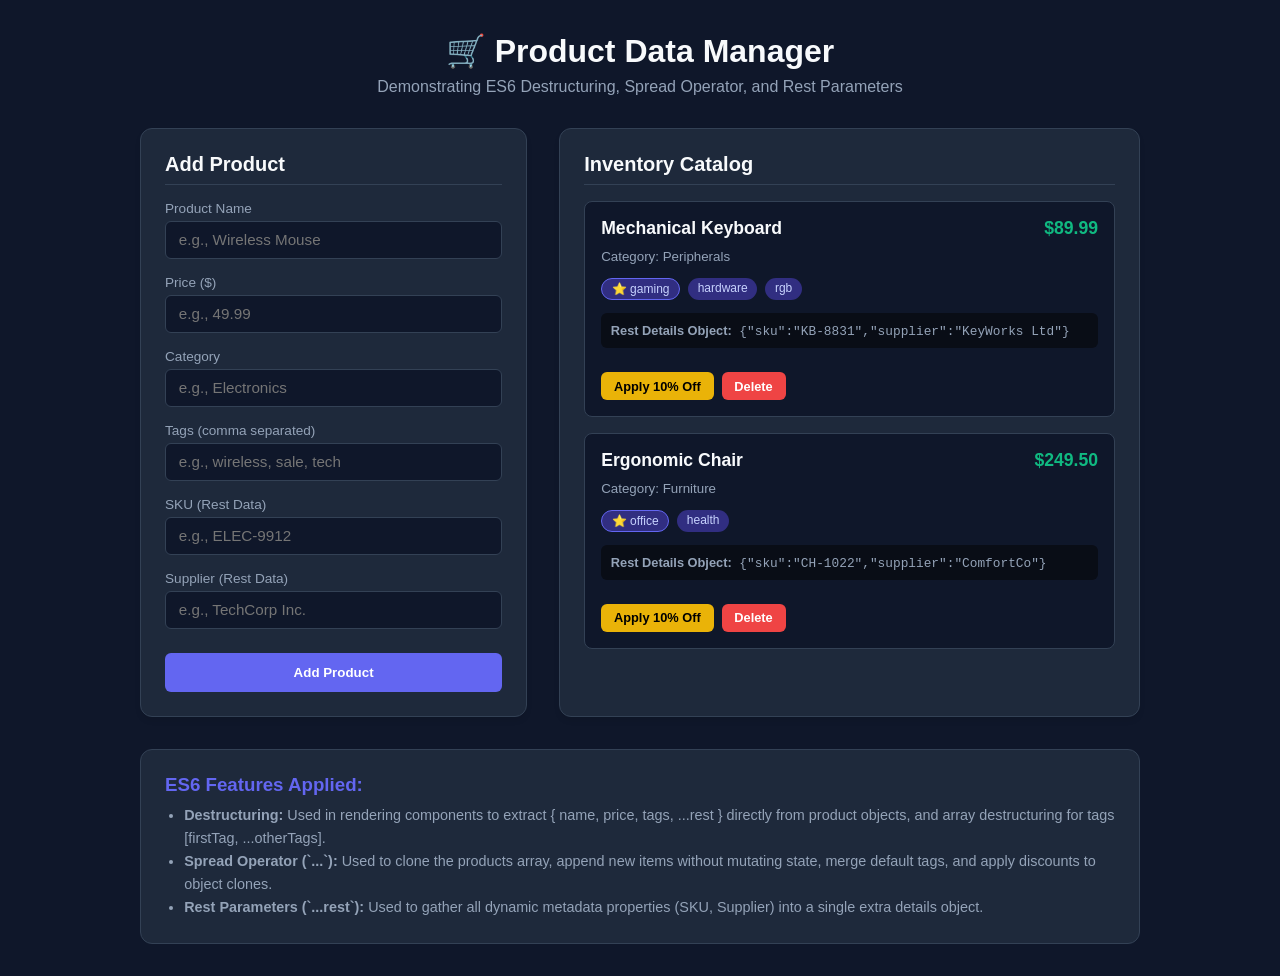
<file: index.html>
<!DOCTYPE html>
<html lang="en">
<head>
  <meta charset="UTF-8">
  <meta name="viewport" content="width=device-width, initial-scale=1.0">
  <title>Product Data Manager (ES6 Destructuring, Spread, Rest)</title>
  <style>
    :root {
      --bg: #0f172a;
      --card-bg: #1e293b;
      --accent: #6366f1;
      --accent-hover: #4f46e5;
      --text: #f8fafc;
      --subtext: #94a3b8;
      --border: #334155;
      --tag-bg: #312e81;
      --tag-text: #c7d2fe;
    }

    * {
      box-sizing: border-box;
      margin: 0;
      padding: 0;
      font-family: 'Segoe UI', Tahoma, Geneva, Verdana, sans-serif;
    }

    body {
      background-color: var(--bg);
      color: var(--text);
      padding: 2rem;
      display: flex;
      flex-direction: column;
      align-items: center;
      min-height: 100vh;
    }

    header {
      text-align: center;
      margin-bottom: 2rem;
    }

    header h1 {
      font-size: 2rem;
      margin-bottom: 0.5rem;
    }

    header p {
      color: var(--subtext);
    }

    .container {
      width: 100%;
      max-width: 1000px;
      display: grid;
      grid-template-columns: 1fr 1.5fr;
      gap: 2rem;
    }

    @media (max-width: 768px) {
      .container {
        grid-template-columns: 1fr;
      }
    }

    .card {
      background: var(--card-bg);
      border: 1px solid var(--border);
      border-radius: 12px;
      padding: 1.5rem;
      box-shadow: 0 4px 6px -1px rgba(0, 0, 0, 0.1);
    }

    .card h2 {
      font-size: 1.25rem;
      margin-bottom: 1rem;
      border-bottom: 1px solid var(--border);
      padding-bottom: 0.5rem;
    }

    form {
      display: flex;
      flex-direction: column;
      gap: 1rem;
    }

    .form-group {
      display: flex;
      flex-direction: column;
      gap: 0.3rem;
    }

    label {
      font-size: 0.85rem;
      color: var(--subtext);
    }

    input {
      background: var(--bg);
      border: 1px solid var(--border);
      color: var(--text);
      padding: 0.6rem 0.8rem;
      border-radius: 6px;
      font-size: 0.95rem;
      outline: none;
    }

    input:focus {
      border-color: var(--accent);
    }

    button {
      background: var(--accent);
      color: white;
      border: none;
      padding: 0.75rem;
      border-radius: 6px;
      font-weight: 600;
      cursor: pointer;
      transition: background 0.2s;
      margin-top: 0.5rem;
    }

    button:hover {
      background: var(--accent-hover);
    }

    .product-list {
      display: flex;
      flex-direction: column;
      gap: 1rem;
    }

    .product-card {
      background: var(--bg);
      border: 1px solid var(--border);
      border-radius: 8px;
      padding: 1rem;
      display: flex;
      flex-direction: column;
      gap: 0.5rem;
      position: relative;
    }

    .product-header {
      display: flex;
      justify-content: space-between;
      align-items: center;
    }

    .product-title {
      font-size: 1.1rem;
      font-weight: 600;
    }

    .product-price {
      color: #10b981;
      font-weight: 700;
      font-size: 1.1rem;
    }

    .tags {
      display: flex;
      gap: 0.5rem;
      flex-wrap: wrap;
      margin: 0.3rem 0;
    }

    .tag {
      background: var(--tag-bg);
      color: var(--tag-text);
      font-size: 0.75rem;
      padding: 0.2rem 0.6rem;
      border-radius: 12px;
    }

    .rest-details {
      background: #090d16;
      padding: 0.6rem;
      border-radius: 6px;
      font-size: 0.8rem;
      color: var(--subtext);
      font-family: monospace;
    }

    .actions {
      display: flex;
      gap: 0.5rem;
      margin-top: 0.5rem;
    }

    .btn-sm {
      padding: 0.4rem 0.8rem;
      font-size: 0.8rem;
    }

    .btn-discount {
      background: #eab308;
      color: black;
    }

    .btn-discount:hover {
      background: #ca8a04;
    }

    .code-explain {
      margin-top: 2rem;
      width: 100%;
      max-width: 1000px;
      background: var(--card-bg);
      border: 1px solid var(--border);
      border-radius: 12px;
      padding: 1.5rem;
    }

    .code-explain h3 {
      margin-bottom: 0.5rem;
      color: var(--accent);
    }

    .code-explain ul {
      margin-left: 1.2rem;
      color: var(--subtext);
      font-size: 0.9rem;
      line-height: 1.6;
    }
  </style>
</head>
<body>

  <header>
    <h1>🛒 Product Data Manager</h1>
    <p>Demonstrating ES6 Destructuring, Spread Operator, and Rest Parameters</p>
  </header>

  <div class="container">
    <!-- Form to add new product -->
    <div class="card">
      <h2>Add Product</h2>
      <form id="productForm">
        <div class="form-group">
          <label for="name">Product Name</label>
          <input type="text" id="name" placeholder="e.g., Wireless Mouse" required>
        </div>
        <div class="form-group">
          <label for="price">Price ($)</label>
          <input type="number" id="price" placeholder="e.g., 49.99" step="0.01" required>
        </div>
        <div class="form-group">
          <label for="category">Category</label>
          <input type="text" id="category" placeholder="e.g., Electronics" required>
        </div>
        <div class="form-group">
          <label for="tags">Tags (comma separated)</label>
          <input type="text" id="tags" placeholder="e.g., wireless, sale, tech">
        </div>
        <div class="form-group">
          <label for="sku">SKU (Rest Data)</label>
          <input type="text" id="sku" placeholder="e.g., ELEC-9912">
        </div>
        <div class="form-group">
          <label for="supplier">Supplier (Rest Data)</label>
          <input type="text" id="supplier" placeholder="e.g., TechCorp Inc.">
        </div>
        <button type="submit">Add Product</button>
      </form>
    </div>

    <!-- Inventory Display -->
    <div class="card">
      <h2>Inventory Catalog</h2>
      <div id="productList" class="product-list"></div>
    </div>
  </div>

  <!-- Feature Highlights -->
  <div class="code-explain">
    <h3>ES6 Features Applied:</h3>
    <ul>
      <li><strong>Destructuring:</strong> Used in rendering components to extract <code>{ name, price, tags, ...rest }</code> directly from product objects, and array destructuring for tags <code>[firstTag, ...otherTags]</code>.</li>
      <li><strong>Spread Operator (`...`):</strong> Used to clone the products array, append new items without mutating state, merge default tags, and apply discounts to object clones.</li>
      <li><strong>Rest Parameters (`...rest`):</strong> Used to gather all dynamic metadata properties (SKU, Supplier) into a single extra details object.</li>
    </ul>
  </div>

  <script>
    // Initial dataset
    let products = [
      {
        id: 1,
        name: "Mechanical Keyboard",
        price: 89.99,
        category: "Peripherals",
        tags: ["gaming", "hardware", "rgb"],
        sku: "KB-8831",
        supplier: "KeyWorks Ltd"
      },
      {
        id: 2,
        name: "Ergonomic Chair",
        price: 249.50,
        category: "Furniture",
        tags: ["office", "health"],
        sku: "CH-1022",
        supplier: "ComfortCo"
      }
    ];

    const form = document.getElementById('productForm');
    const productList = document.getElementById('productList');

    // Render Products to UI
    function renderProducts() {
      productList.innerHTML = '';

      products.forEach(product => {
        // 1. OBJECT DESTRUCTURING & REST OPERATOR
        // Separate primary properties from miscellaneous details using Rest
        const { id, name, price, category, tags, ...restDetails } = product;

        // 2. ARRAY DESTRUCTURING & REST OPERATOR
        // Extract the main tag and capture remaining tags
        const [primaryTag, ...secondaryTags] = tags.length > 0 ? tags : ['General'];

        const card = document.createElement('div');
        card.className = 'product-card';

        // Render HTML using destructured values
        card.innerHTML = `
          <div class="product-header">
            <span class="product-title">${name}</span>
            <span class="product-price">$${Number(price).toFixed(2)}</span>
          </div>
          <div><small style="color: var(--subtext)">Category: ${category}</small></div>
          
          <div class="tags">
            <span class="tag" style="border: 1px solid var(--accent)">⭐ ${primaryTag}</span>
            ${secondaryTags.map(tag => `<span class="tag">${tag}</span>`).join('')}
          </div>

          <div class="rest-details">
            <strong>Rest Details Object:</strong>
            ${JSON.stringify(restDetails)}
          </div>

          <div class="actions">
            <button class="btn-sm btn-discount" onclick="applyDiscount(${id})">Apply 10% Off</button>
            <button class="btn-sm" style="background: #ef4444;" onclick="deleteProduct(${id})">Delete</button>
          </div>
        `;

        productList.appendChild(card);
      });
    }

    // Add Product using Spread & Rest
    form.addEventListener('submit', (e) => {
      e.preventDefault();

      const name = document.getElementById('name').value;
      const price = parseFloat(document.getElementById('price').value);
      const category = document.getElementById('category').value;
      const tagsInput = document.getElementById('tags').value;
      const sku = document.getElementById('sku').value;
      const supplier = document.getElementById('supplier').value;

      // Process tags array
      const rawTags = tagsInput ? tagsInput.split(',').map(t => t.trim()) : [];
      
      // SPREAD OPERATOR: Combine input tags with default default tag
      const defaultTags = ['New-Arrival'];
      const combinedTags = [...rawTags, ...defaultTags];

      const newProduct = {
        id: Date.now(),
        name,
        price,
        category,
        tags: combinedTags,
        sku: sku || 'N/A',
        supplier: supplier || 'Unknown'
      };

      // SPREAD OPERATOR: Immutable array addition
      products = [...products, newProduct];

      form.reset();
      renderProducts();
    });

    // Apply Discount using Spread Operator
    window.applyDiscount = function(id) {
      products = products.map(product => {
        if (product.id === id) {
          // SPREAD OPERATOR: Clone product object & override the price property
          return {
            ...product,
            price: product.price * 0.9
          };
        }
        return product;
      });

      renderProducts();
    };

    // Delete Product
    window.deleteProduct = function(id) {
      products = products.filter(product => product.id !== id);
      renderProducts();
    };

    // Initial render
    renderProducts();
  </script>
</body>
</html>
</file>
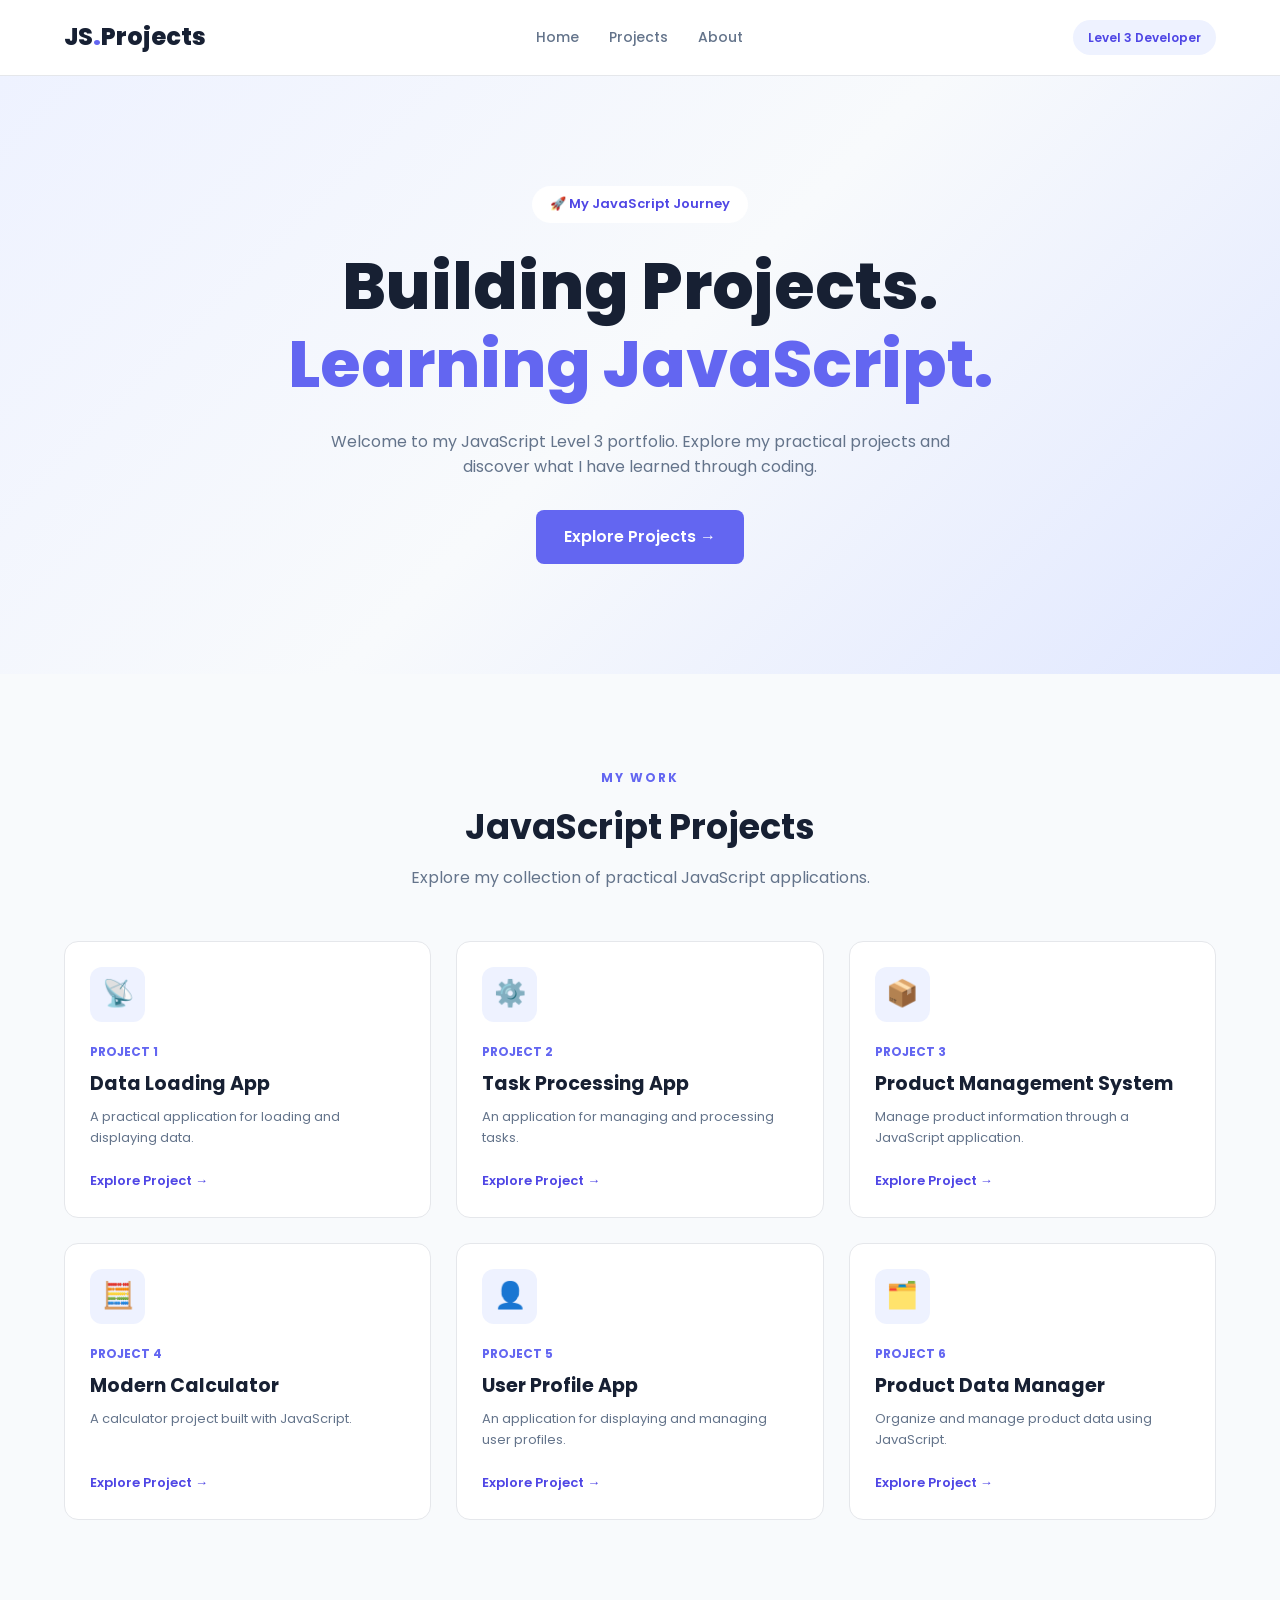
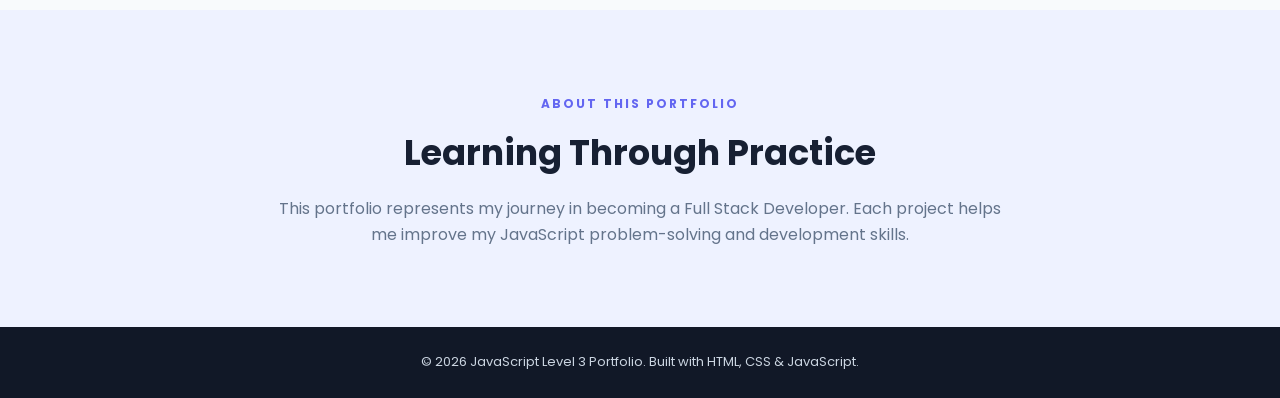
<file: 0- Project Hub/index.html>
<!DOCTYPE html>
<html lang="en">
<head>
    <meta charset="UTF-8">
    <meta name="viewport" content="width=device-width, initial-scale=1.0">

    <title>JavaScript Level 3 | Project Hub</title>

    <!-- Google Fonts -->
    <link rel="preconnect" href="https://fonts.googleapis.com">
    <link rel="preconnect" href="https://fonts.gstatic.com" crossorigin>
    <link href="https://fonts.googleapis.com/css2?family=Poppins:wght@400;500;600;700;800&display=swap" rel="stylesheet">

    <!-- CSS -->
    <link rel="stylesheet" href="style.css">

    <!-- JavaScript -->
    <script src="main.js" defer></script>
</head>
<body>

    <!-- Header -->
    <header class="header">
        <div class="container navbar">
            <a href="#" class="logo">JS<span>.</span>Projects</a>

            <nav>
                <a href="#home">Home</a>
                <a href="#projects">Projects</a>
                <a href="#about">About</a>
            </nav>

            <span class="level-badge">Level 3 Developer</span>
        </div>
    </header>

    <!-- Hero Section -->
    <main>
        <section class="hero" id="home">
            <div class="container hero-content">

                <span class="hero-label">
                    🚀 My JavaScript Journey
                </span>

                <h1>
                    Building Projects.
                    <span>Learning JavaScript.</span>
                </h1>

                <p>
                    Welcome to my JavaScript Level 3 portfolio.
                    Explore my practical projects and discover
                    what I have learned through coding.
                </p>

                <a href="#projects" class="primary-btn">
                    Explore Projects →
                </a>

            </div>
        </section>

        <!-- Projects Section -->
        <section class="projects-section" id="projects">
            <div class="container">

                <div class="section-heading">
                    <span>MY WORK</span>
                    <h2>JavaScript Projects</h2>
                    <p>
                        Explore my collection of practical
                        JavaScript applications.
                    </p>
                </div>

                <!-- Project Cards generated by JavaScript -->
                <div class="projects-grid" id="projects-container">
                </div>

            </div>
        </section>

        <!-- About Section -->
        <section class="about-section" id="about">
            <div class="container about-content">
                <span>ABOUT THIS PORTFOLIO</span>

                <h2>Learning Through Practice</h2>

                <p>
                    This portfolio represents my journey in
                    becoming a Full Stack Developer.

                    Each project helps me improve my JavaScript
                    problem-solving and development skills.
                </p>
            </div>
        </section>

    </main>

    <!-- Footer -->
    <footer class="footer">
        <div class="container">
            <p>
                © <span id="current-year"></span>
                JavaScript Level 3 Portfolio.
                Built with HTML, CSS & JavaScript.
            </p>
        </div>
    </footer>

</body>
</html>
</file>
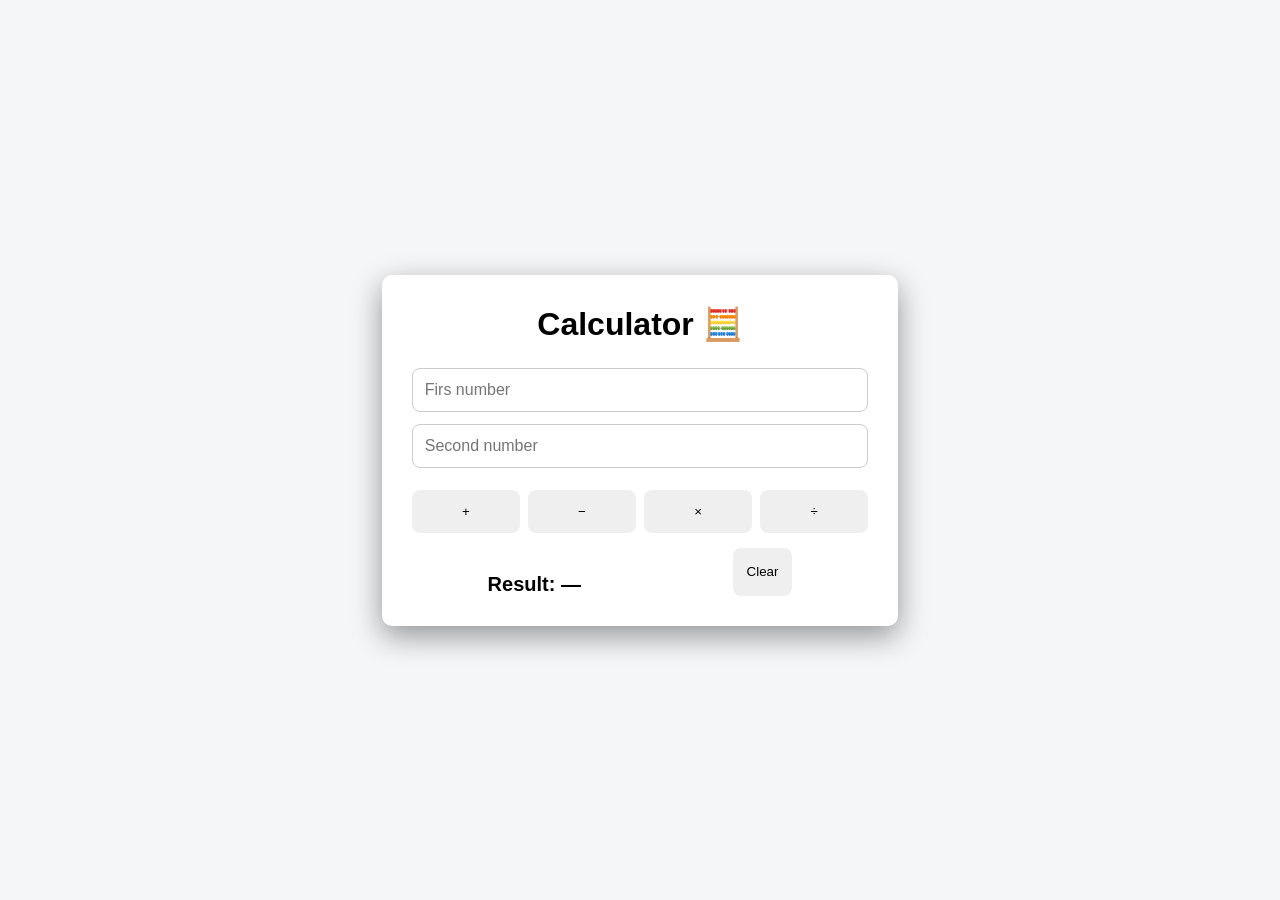
<file: 1. Modern Functions/Project 🧮Modern Calculator/index.html>
<!doctype html>
<html lang="en">
  <head>
    <meta charset="UTF-8" />

    <!-- Make the page responsive -->
    <meta name="viewport" content="width=device-width, initial-scale=1.0" />

    <title>Modern Calculator</title>

    <!-- Connect CSS -->
    <link rel="stylesheet" href="style.css" />
  </head>

  <body>
    <!-- Main calculator container -->
    <main class="calculator">
      <!-- Calculator title -->
      <h1>Calculator 🧮</h1>

      <!-- First number -->
      <input type="number" placeholder="Firs number" id="firstNumber" />

      <!-- Second number -->
      <input type="number" placeholder="Second number" id="secondNumber" />

      <!-- Operation buttons -->
      <div class="buttons">
        <button id="addButton">+</button>

        <button id="subtractButton">−</button>

        <button id="multiplyButton">×</button>

        <button id="divedeButton">÷</button>
      </div>

      <div class="clear">
        <p id="result">Result: —</p>

        <button id="clearButton">Clear</button>
      </div>
    </main>

    <!-- Connect JavaScript -->
    <script src="main.js"></script>
  </body>
</html>
</file>
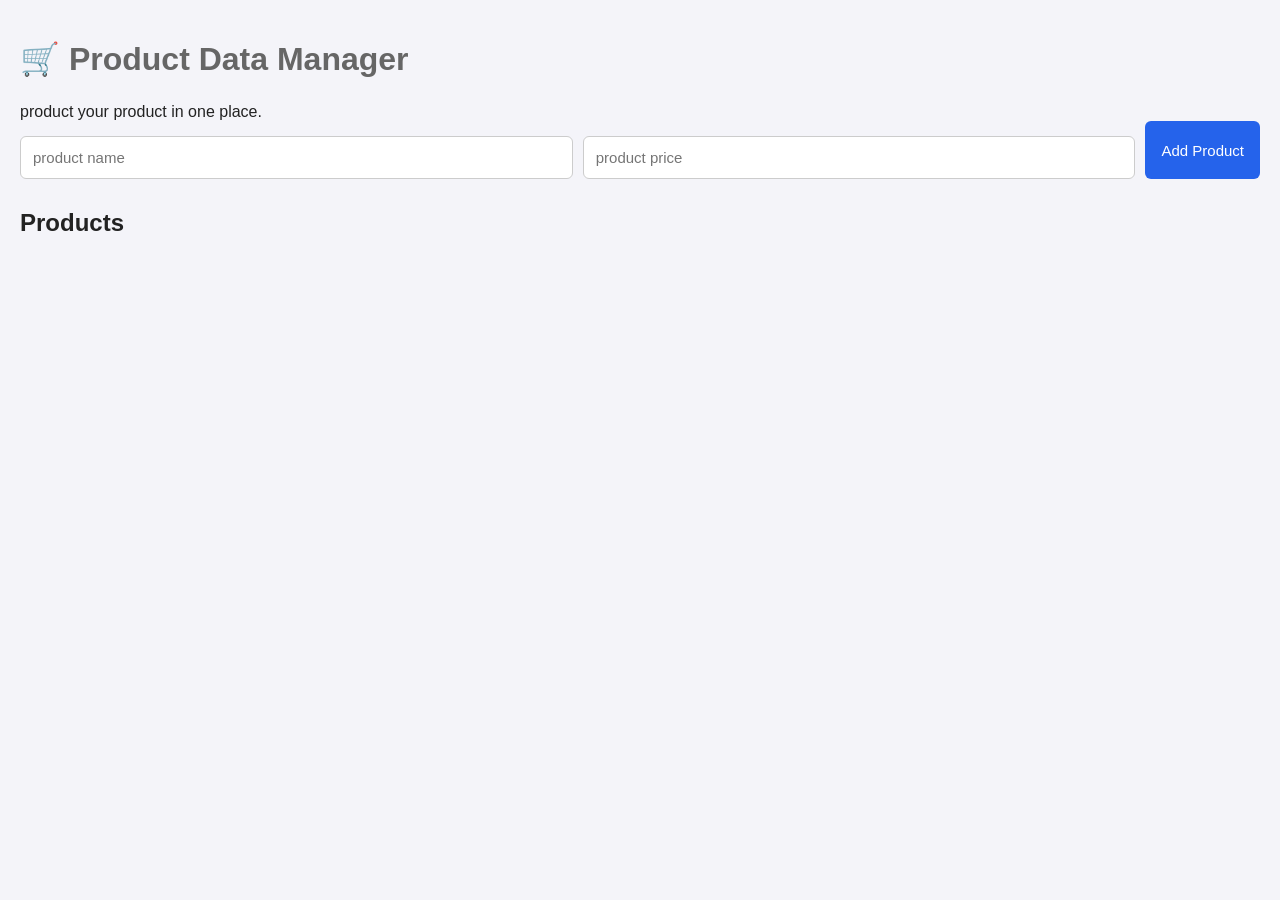
<file: 2. Modern Data Handling/🛒 Product Data Manager/index.html>
<!doctype html>
<html lang="en">
  <head>
    <meta charset="UTF-8" />
    <meta name="viewport" content="width=device-width, initial-scale=1.0" />
    <title>🛒 Product Data Manager</title>
    <link rel="stylesheet" href="style.css" />
    <script src="main.js" defer></script>
  </head>
  <body>
    <main id="container">
      <h1>🛒 Product Data Manager</h1>
      <p>product your product in one place.</p>

      <form action="" id="productForm">
        <input
          type="text"
          placeholder="product name"
          required
          id="productName"
        />
        <input
          type="number"
          placeholder="product price"
          required
          min="0.01"
          step="0.01"
          id="productPrice"
        />

        <button type="submit">Add Product</button>
      </form>

      <h2>Products</h2>
      <ul id="productList"></ul>
    </main>
  </body>
</html>
</file>
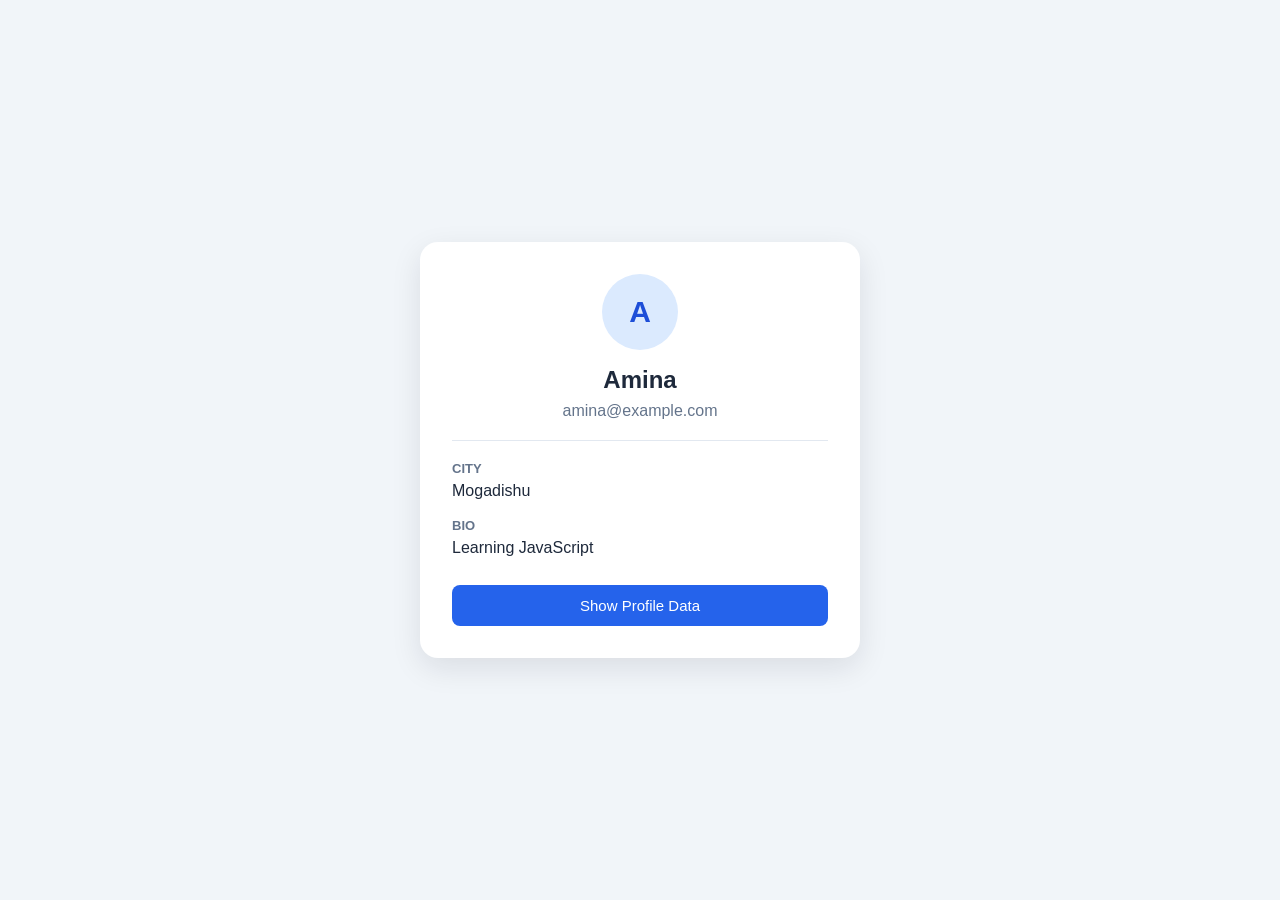
<file: 3. Modern Operators/👤 User Profile App/index.html>
<!DOCTYPE html>
<html lang="en">
<head>
  <meta charset="UTF-8">
  <meta name="viewport" content="width=device-width, initial-scale=1.0">
  <title>User Profile App</title>
  <link rel="stylesheet" href="style.css">
  <script src="main.js" defer></script>
</head>
<body>
  <main class="container">
    <section class="profile-card">
      <div class="avatar" id="avatar">G</div>

      <h1 id="name">Loading profile...</h1>
      <p class="email" id="email"></p>

      <div class="divider"></div>

      <div class="info-row">
        <span class="label">City</span>
        <span id="city"></span>
      </div>

      <div class="info-row">
        <span class="label">Bio</span>
        <span id="bio"></span>
      </div>

      <button id="toggleButton" type="button">
        Show Profile Data
      </button>

      <pre id="debugOutput" hidden></pre>
    </section>
  </main>
</body>
</html>
</file>
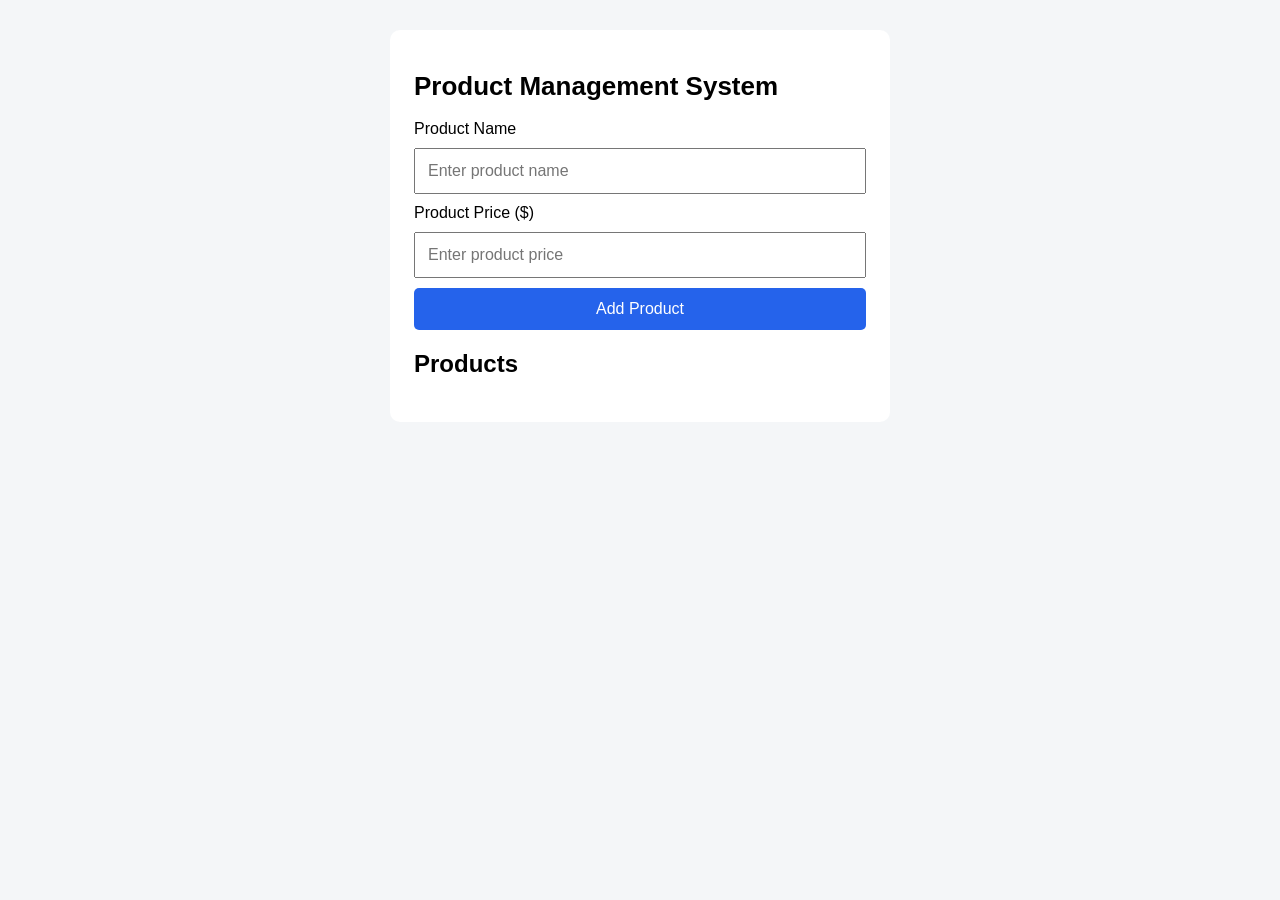
<file: 4-Modules-and-Classes/📦 Product Management System/index.html>
<!DOCTYPE html>
<html lang="en">
<head>
  <meta charset="UTF-8">
  <meta name="viewport" content="width=device-width, initial-scale=1.0">
  <title>Product Management System</title>
  <link rel="stylesheet" href="style.css">
</head>
<body>
  <main>
    <h1>Product Management System</h1>

    <form id="productForm">
      <label for="productName">Product Name</label>
      <input
        type="text"
        id="productName"
        placeholder="Enter product name"
        required
      >

      <label for="productPrice">Product Price ($)</label>
      <input
        type="number"
        id="productPrice"
        placeholder="Enter product price"
        min="0"
        step="0.01"
        required
      >

      <button type="submit">Add Product</button>
    </form>

    <h2>Products</h2>
    <ul id="productList"></ul>
  </main>

  <script type="module" src="main.js"></script>
</body>
</html>
</file>
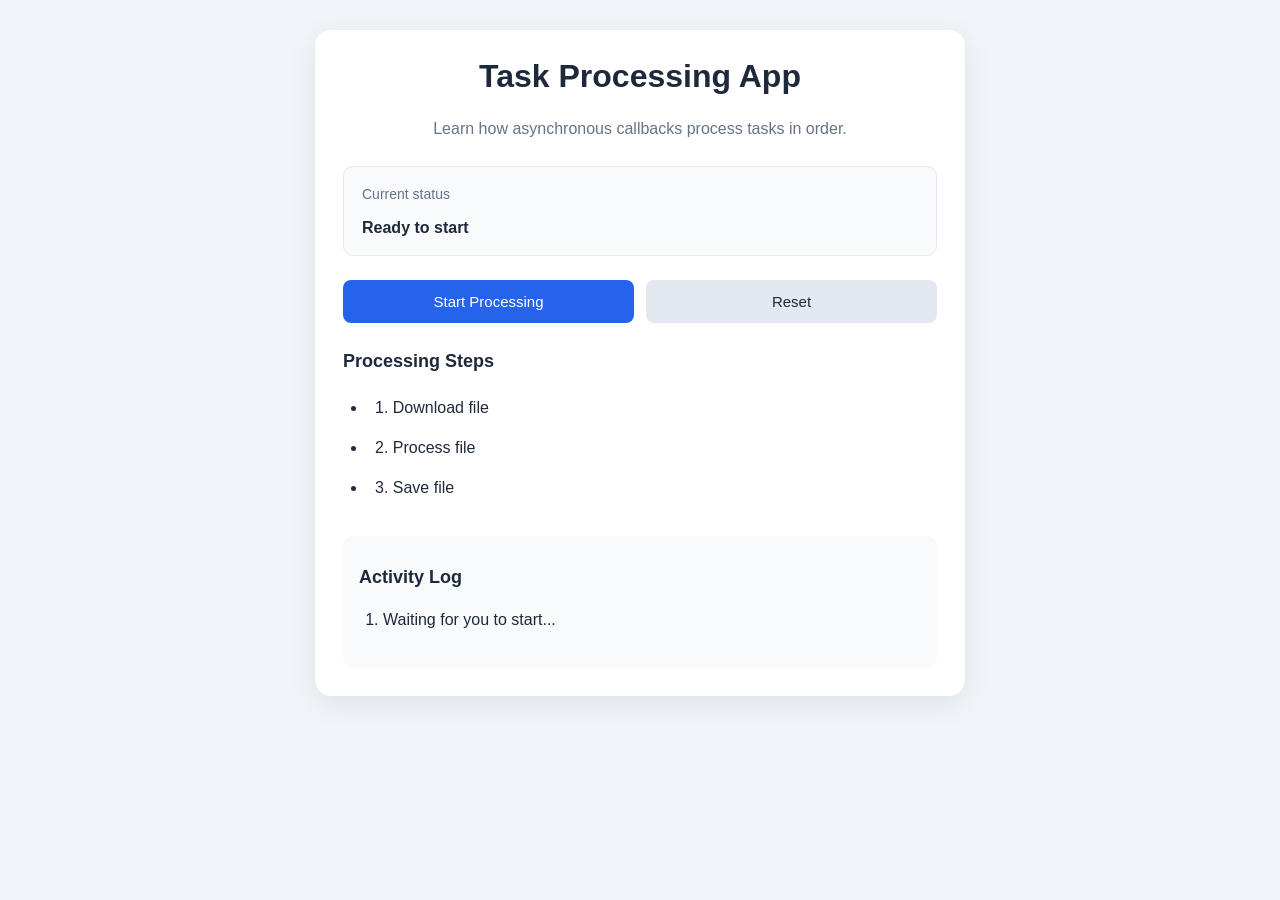
<file: 5. Async JavaScript/⏳ Task Processing App/index.html>
<!DOCTYPE html>
<html lang="en">
<head>
    <meta charset="UTF-8">
    <meta name="viewport" content="width=device-width, initial-scale=1.0">

    <title>Task Processing App</title>

    <!-- Connect the CSS file -->
    <link rel="stylesheet" href="style.css">

    <!-- Load JavaScript after the HTML is parsed -->
    <script src="main.js" defer></script>
</head>
<body>
    <main class="app">
        <h1>Task Processing App</h1>

        <p class="description">
            Learn how asynchronous callbacks process tasks in order.
        </p>

        <div class="status-card">
            <span class="label">Current status</span>
            <p id="status">Ready to start</p>
        </div>

        <div class="actions">
            <button id="startBtn" type="button">
                Start Processing
            </button>

            <button id="resetBtn" type="button" class="reset-btn">
                Reset
            </button>
        </div>

        <section class="tasks">
            <h2>Processing Steps</h2>

            <ul>
                <li id="downloadTask">1. Download file</li>
                <li id="processTask">2. Process file</li>
                <li id="saveTask">3. Save file</li>
            </ul>
        </section>

        <section class="log-section">
            <h2>Activity Log</h2>

            <ol id="logList">
                <li>Waiting for you to start...</li>
            </ol>
        </section>
    </main>
</body>
</html>
</file>
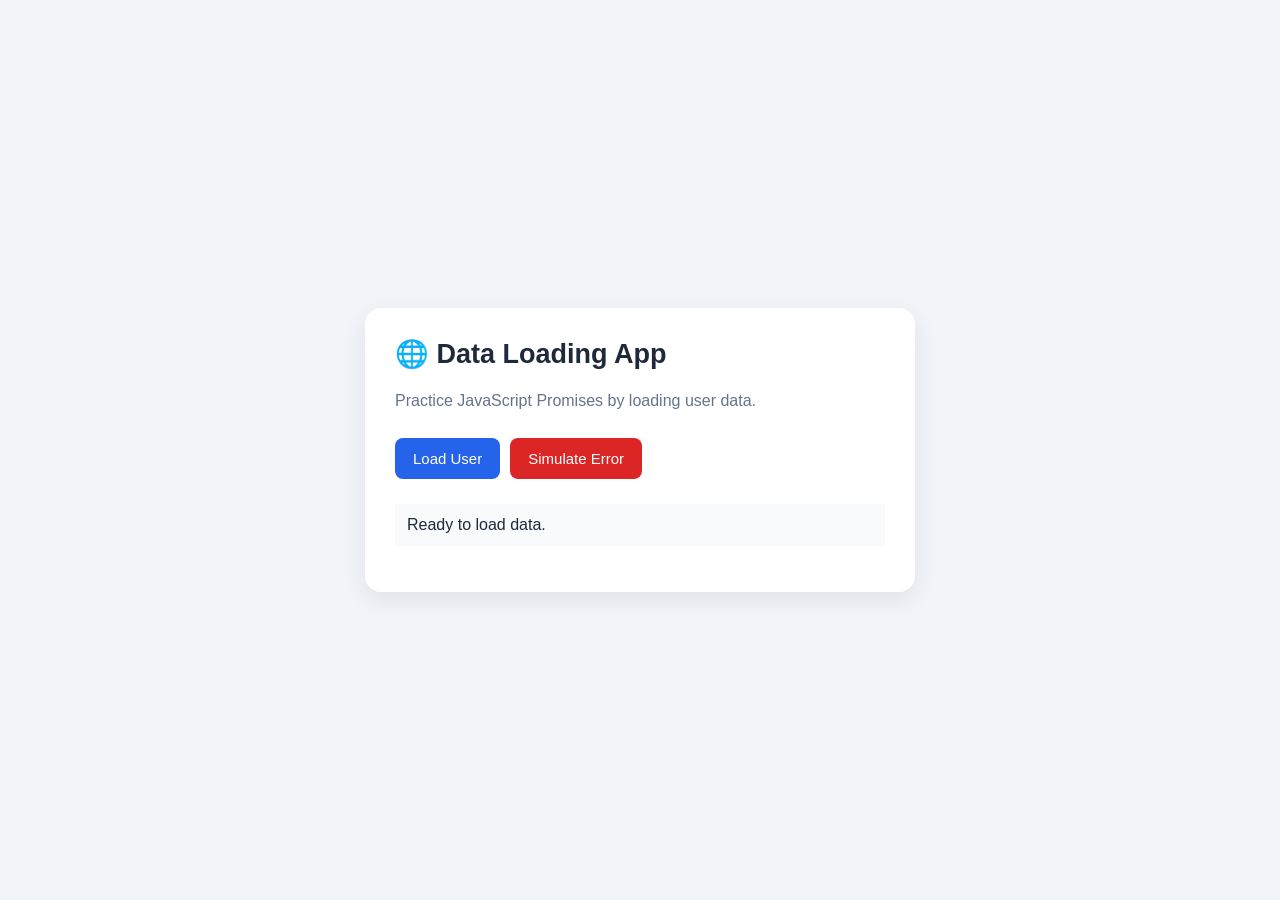
<file: 6. Promises/🌐 Data Loading App/index.html>
<!doctype html>
<html lang="en">
  <head>
    <meta charset="UTF-8" />
    <meta name="viewport" content="width=device-width, initial-scale=1.0" />

    <title>Data Loading App</title>

    <!-- Connect CSS -->
    <link rel="stylesheet" href="style.css" />

    <!-- Connect JavaScript -->
    <script src="main.js" defer></script>
  </head>
  <body>
    <main class="container">
      <h1>🌐 Data Loading App</h1>
      <p class="description">
        Practice JavaScript Promises by loading user data.
      </p>

      <!-- Action buttons -->
      <div class="buttons">
        <button id="loadBtn">Load User</button>

        <button id="errorBtn" class="error-button">Simulate Error</button>
      </div>

      <!-- Load indicator -->
      <p id="loading" class="loading hidden">⏳ Loading user data...</p>

      <!-- Status Massage -->
       <p id="status">Ready to load data.</p>

       <!-- User Information -->
        <section id="userCard" class="user-card hidden">
            
            <h2>User Information</h2>

            <p>
                <strong>Name:</strong>
                <span id="userName"></span>
            </p>

            <p>
                <strong>Email</strong>
                <span id="userEmail"></span>
            </p>

            <p>
                <strong>Role:</strong>
                <span id="userRole"></span>
            </p>
            
        </section>
    </main>
    
  </body>
</html>
</file>
<file: 0- Project Hub/style.css>
/* =========================
   1. GLOBAL STYLES
========================= */

* {
    margin: 0;
    padding: 0;
    box-sizing: border-box;
}

html {
    scroll-behavior: smooth;
}

body {
    font-family: "Poppins", sans-serif;
    background: #f8fafc;
    color: #172033;
    line-height: 1.6;
}

.container {
    width: 90%;
    max-width: 1200px;
    margin: auto;
}

a {
    text-decoration: none;
    color: inherit;
}

/* =========================
   2. HEADER
========================= */

.header {
    background: #ffffff;
    border-bottom: 1px solid #e5e7eb;
    position: sticky;
    top: 0;
    z-index: 100;
}

.navbar {
    min-height: 75px;
    display: flex;
    justify-content: space-between;
    align-items: center;
}

.logo {
    font-size: 24px;
    font-weight: 800;
}

.logo span {
    color: #6366f1;
}

.navbar nav {
    display: flex;
    gap: 30px;
}

.navbar nav a {
    color: #64748b;
    font-size: 14px;
    font-weight: 500;
    transition: 0.3s;
}

.navbar nav a:hover {
    color: #6366f1;
}

.level-badge {
    background: #eef2ff;
    color: #4f46e5;
    padding: 8px 15px;
    border-radius: 30px;
    font-size: 12px;
    font-weight: 600;
}

/* =========================
   3. HERO SECTION
========================= */

.hero {
    padding: 110px 0;
    background: linear-gradient(
        135deg,
        #eef2ff,
        #f8fafc,
        #e0e7ff
    );
    text-align: center;
}

.hero-content {
    max-width: 800px;
}

.hero-label {
    display: inline-block;
    color: #4f46e5;
    background: #ffffff;
    padding: 8px 18px;
    border-radius: 30px;
    font-size: 13px;
    font-weight: 600;
    margin-bottom: 25px;
}

.hero h1 {
    font-size: clamp(36px, 6vw, 65px);
    line-height: 1.2;
    font-weight: 800;
    margin-bottom: 25px;
}

.hero h1 span {
    display: block;
    color: #6366f1;
}

.hero p {
    max-width: 650px;
    margin: 0 auto 30px;
    color: #64748b;
    font-size: 16px;
}

.primary-btn {
    display: inline-block;
    background: #6366f1;
    color: white;
    padding: 14px 28px;
    border-radius: 8px;
    font-weight: 600;
    transition: 0.3s;
}

.primary-btn:hover {
    background: #4f46e5;
    transform: translateY(-3px);
}

/* =========================
   4. PROJECTS SECTION
========================= */

.projects-section {
    padding: 90px 0;
}

.section-heading {
    text-align: center;
    margin-bottom: 50px;
}

.section-heading span,
.about-content span {
    color: #6366f1;
    font-size: 12px;
    font-weight: 700;
    letter-spacing: 2px;
}

.section-heading h2,
.about-content h2 {
    font-size: 35px;
    margin: 10px 0;
}

.section-heading p {
    color: #64748b;
}

.projects-grid {
    display: grid;
    grid-template-columns: repeat(3, 1fr);
    gap: 25px;
}

/* =========================
   5. PROJECT CARD
========================= */

.project-card {
    background: #ffffff;
    border: 1px solid #e5e7eb;
    border-radius: 14px;
    padding: 25px;
    transition: 0.3s;
    display: flex;
    flex-direction: column;
}

.project-card:hover {
    transform: translateY(-7px);
    border-color: #a5b4fc;
    box-shadow: 0 15px 35px rgba(15, 23, 42, 0.08);
}

.project-icon {
    width: 55px;
    height: 55px;
    display: grid;
    place-items: center;
    background: #eef2ff;
    border-radius: 12px;
    font-size: 26px;
    margin-bottom: 20px;
}

.project-number {
    color: #6366f1;
    font-size: 12px;
    font-weight: 700;
}

.project-card h3 {
    font-size: 19px;
    margin: 8px 0;
}

.project-card p {
    color: #64748b;
    font-size: 13px;
    margin-bottom: 22px;
    flex-grow: 1;
}

.project-link {
    display: inline-block;
    color: #4f46e5;
    font-weight: 600;
    font-size: 13px;
}

.project-link:hover {
    color: #312e81;
}

/* =========================
   6. ABOUT SECTION
========================= */

.about-section {
    padding: 80px 0;
    background: #eef2ff;
    text-align: center;
}

.about-content {
    max-width: 750px;
}

.about-content p {
    color: #64748b;
    margin-top: 15px;
}

/* =========================
   7. FOOTER
========================= */

.footer {
    background: #111827;
    color: #cbd5e1;
    text-align: center;
    padding: 25px 0;
    font-size: 13px;
}

/* =========================
   8. RESPONSIVE DESIGN
========================= */

@media (max-width: 900px) {
    .projects-grid {
        grid-template-columns: repeat(2, 1fr);
    }
}

@media (max-width: 600px) {
    .navbar {
        flex-wrap: wrap;
        gap: 15px;
        padding: 15px 0;
    }

    .navbar nav {
        gap: 15px;
    }

    .level-badge {
        display: none;
    }

    .hero {
        padding: 75px 0;
    }

    .hero p {
        font-size: 14px;
    }

    .projects-grid {
        grid-template-columns: 1fr;
    }

    .section-heading h2,
    .about-content h2 {
        font-size: 28px;
    }
}
</file>
<file: 1. Modern Functions/Project 🧮Modern Calculator/style.css>
*{
    box-sizing: border-box;
    margin: 0;
    padding: 0;
}

body{
    background-color: #f4f6f8;
    color: #000000;
    font-family: sans-serif;

    display: flex;
    justify-content: center;
    align-items: center;

    min-height: 100vh;

}

.calculator{
    background-color: #ffffff;
    padding: 30px;
    text-align: center;
    border-radius: 10px;
    box-shadow: 0 10px 30px rgba(0, 0, 0, 0.4);
}

/* Title */
h1{
    text-align: center;
    margin-bottom: 25px;
}
/* Inputs */
input{
    width: 100%;
    margin-bottom: 12px;
    padding: 12px;
    border: 1px solid #ccc;
    border-radius: 8px;
    font-size: 16px;
}

/* Buttons container */
.buttons{
    display: grid;
    grid-template-columns: repeat(4,1fr);
    gap: 8px;
    margin-top: 10px;
}

/* Buttons */
button{
    padding: 14px;
    border: none;
    border-radius: 8px;
    cursor: pointer;
}

/* Button hover */
button:hover{
    opacity: 0.8;
}
/* Result */
#result{
    margin-top: 25px;
    text-align: center;
    font-size: 20px;
    font-weight: bold;
}

.clear{
display: flex;
justify-content: space-around;
margin-top: 15px;
text-align: center;

}
</file>
<file: 2. Modern Data Handling/🛒 Product Data Manager/style.css>
/* STEP 1: Reset default browser spacing */
*{
    box-sizing: border-box;
    margin: 0;
    padding: 0;
}

/* STEP 2: Style the page */
body{
    font-family: arial, sans-serif;
    background-color: #f4f4f9;
    color: #222;
    padding: 40px 20px;
}

/* STEP 3: Center the main content */
.container{
    max-width: 700px;
    margin: 0, auto;
    background-color: #fff;
    padding: 30px;
    border: 20px;
    border-radius: 0 4px 15px rgba(0, 0, 0, 0.088);
}

/* STEP 4: Style the heading */
h1{
    color: #666;
    margin-bottom: 25px;
}

/* STEP 5: Arrange the form fields */
#productForm{
    display: flex;
    gap: 10px;
    margin-bottom: 30px;
}

/* STEP 6: Style inputs */
input{
    min-width: 0;
    border: none;
    flex: 1;
    padding: 12px;
    border: 1px solid #ccc;
    border-radius: 6px;
    font-size: 15px;
    margin-top: 15px;
}

/* STEP 7: Style buttons */
button {
  padding: 10px 16px;
  border: none;
  border-radius: 6px;
  background-color: #2563eb;
  color: #fff;
  font-size: 15px;
  cursor: pointer;
}

button:hover {
  background-color: #1d4ed8;
}

/* STEP 8: Style the product list */
h2 {
  margin-bottom: 15px;
}

#productList {
  display: grid;
  grid-template-columns: repeat(2, 1fr) ;
  gap: 10px;
  list-style: none;
}

#productList li {
  
  padding: 15px;
  margin-bottom: 10px;
  border: 1px solid #e5e7eb;
  border-radius: 8px;
}
/* STEP 9: Make the layout mobile-friendly */
@media (max-width: 600px) {
  .container {
    padding: 20px;
  }

  #productForm {
    flex-direction: column;
  }
}
</file>
<file: 3. Modern Operators/👤 User Profile App/style.css>
* {
  box-sizing: border-box;
}

body {
  margin: 0;
  min-height: 100vh;
  display: grid;
  place-items: center;
  padding: 24px;
  background: #f1f5f9;
  font-family: Arial, sans-serif;
  color: #1e293b;
}

.container {
  width: 100%;
  max-width: 440px;
}

.profile-card {
  padding: 32px;
  background: #ffffff;
  border-radius: 18px;
  box-shadow: 0 10px 30px rgb(15 23 42 / 10%);
}

.avatar {
  width: 76px;
  height: 76px;
  display: grid;
  place-items: center;
  margin: 0 auto 16px;
  border-radius: 50%;
  background: #dbeafe;
  color: #1d4ed8;
  font-size: 30px;
  font-weight: bold;
}

h1 {
  margin: 0;
  text-align: center;
  font-size: 24px;
}

.email {
  margin: 8px 0 20px;
  text-align: center;
  color: #64748b;
  overflow-wrap: anywhere;
}

.divider {
  height: 1px;
  background: #e2e8f0;
  margin-bottom: 20px;
}

.info-row {
  display: flex;
  flex-direction: column;
  gap: 6px;
  margin-bottom: 18px;
  overflow-wrap: anywhere;
}

.label {
  color: #64748b;
  font-size: 13px;
  font-weight: bold;
  text-transform: uppercase;
}

button {
  width: 100%;
  padding: 12px;
  margin-top: 10px;
  border: none;
  border-radius: 8px;
  background: #2563eb;
  color: white;
  font-size: 15px;
  cursor: pointer;
}

button:hover {
  background: #1d4ed8;
}

#debugOutput {
  margin-top: 20px;
  padding: 12px;
  border-radius: 8px;
  background: #f8fafc;
  font-size: 12px;
  white-space: pre-wrap;
  overflow-wrap: anywhere;
}
</file>
<file: 4-Modules-and-Classes/📦 Product Management System/style.css>
* {
  box-sizing: border-box;
}

body {
  font-family: Arial, sans-serif;
  background: #f4f6f8;
  margin: 0;
  padding: 30px 16px;
}

main {
  max-width: 500px;
  margin: 0 auto;
  padding: 24px;
  background: white;
  border-radius: 10px;
}

h1 {
  font-size: 26px;
}

form {
  display: flex;
  flex-direction: column;
  gap: 10px;
}

input,
button {
  padding: 12px;
  font-size: 16px;
}

button {
  background: #2563eb;
  color: white;
  border: none;
  border-radius: 5px;
  cursor: pointer;
}

li {
  margin: 10px 0;
  padding: 12px;
  background: #f4f6f8;
  border-radius: 5px;
}


#productList {
  padding-left: 0;
  list-style: none;
}

#productList li {
  display: flex;
  align-items: center;
  justify-content: space-between;
  gap: 12px;
  margin: 10px 0;
  padding: 12px;
  background: #f4f6f8;
  border-radius: 5px;
}

#productList li button {
  background: #dc2626;
  padding: 8px 12px;
  border-radius: 5px;
}
</file>
<file: 5. Async JavaScript/⏳ Task Processing App/style.css>
/* Apply predictable sizing to all elements. */
* {
    box-sizing: border-box;
}

body {
    margin: 0;
    min-height: 100vh;
    padding: 30px 16px;

    font-family: Arial, sans-serif;
    background: #f1f5f9;
    color: #1e293b;
}

.app {
    width: 100%;
    max-width: 650px;
    margin: 0 auto;
    padding: 28px;

    background: #ffffff;
    border-radius: 16px;
    box-shadow: 0 8px 30px rgb(0 0 0 / 8%);
}

h1 {
    margin-top: 0;
    text-align: center;
}

.description {
    color: #64748b;
    text-align: center;
    line-height: 1.6;
}

.status-card {
    margin: 24px 0;
    padding: 18px;

    background: #f8fafc;
    border: 1px solid #e2e8f0;
    border-radius: 10px;
}

.label {
    color: #64748b;
    font-size: 14px;
}

#status {
    margin-bottom: 0;
    font-weight: bold;
}

.actions {
    display: flex;
    gap: 12px;
    flex-wrap: wrap;
}

button {
    flex: 1;
    min-width: 140px;
    padding: 13px 18px;

    color: white;
    background: #2563eb;
    border: none;
    border-radius: 8px;
    cursor: pointer;
    font-size: 15px;
}

button:hover {
    background: #1d4ed8;
}

button:disabled {
    opacity: 0.6;
    cursor: not-allowed;
}

.reset-btn {
    color: #1e293b;
    background: #e2e8f0;
}

.reset-btn:hover {
    background: #cbd5e1;
}

.tasks,
.log-section {
    margin-top: 28px;
}

h2 {
    font-size: 18px;
}

ul,
ol {
    padding-left: 24px;
    line-height: 2;
}

.tasks li {
    padding: 4px 8px;
    border-radius: 6px;
}

.tasks li.active {
    background: #dbeafe;
    color: #1d4ed8;
    font-weight: bold;
}

.tasks li.completed {
    color: #15803d;
}

.log-section {
    padding: 16px;
    background: #f8fafc;
    border-radius: 10px;
}

#logList li {
    overflow-wrap: anywhere;
}

@media (max-width: 480px) {
    .app {
        padding: 20px;
    }

    .actions {
        flex-direction: column;
    }
}
</file>
<file: 6. Promises/🌐 Data Loading App/style.css>
/* 1. Reset default sizing */
*{
    box-sizing: border-box;
}

body{
    margin: 0;
    min-height: 100vh;
    display: grid;
    place-items: center;
    padding: 20px;
    font-family: arial, sans-serif;
    background: #f1f5f9;
    color: #1e293b;
}

/* 2. main container */
.container{
    width: 100%;
    max-width: 550px;
    padding: 30px;
    background: white;
    border-radius: 16px;
    box-shadow: 0  8px 25px rgb(0 0 0 / 8%);
}

h1{
    margin-top: 0;
    font-size: 27px;
}

.description {
    color: #64748b;
    line-height: 1.6;
}

/* 3. Buttons */
.buttons{
    display: flex;
    flex-wrap: wrap;
    gap: 10px;
    margin: 25px 0;
}

button{
    padding: 12px 18px;
    border: none;
    border-radius: 8px;
    background: #2563eb;
    color: white;
    cursor: pointer;
    font-size: 15px;
}

button:hover{
    background: #1d4ed8;
}

.error-button {
    background: #dc2626;
}

.error-button:hover{
    background: #b91c1c;
}

button:disabled{
    opacity: 0.5;
    cursor: not-allowed;
}

/* 4. Load indicator */
.loading{
    padding: 12px;
    background: #eff6ff;
    border-radius: 8px;
    color: #2563eb;
}

/* 5.status massege */
#status{
    padding: 12px;
    background: #f8fafc;
    border-radius: #475569;
}

/* 6. user information */
.user-card {
    margin-top: 20px;
    padding: 20px;
    background: #f0fdf4;
    border: 1px solid #bbf7d0;
    border-radius: 10px;
}

.user-card h2 {
    margin-top: 0;
    color: #166534;
}

.user-card p {
    line-height: 1.7;
}

/* 7.Hide elements */
.hidden {
    display: none;
}
</file>
